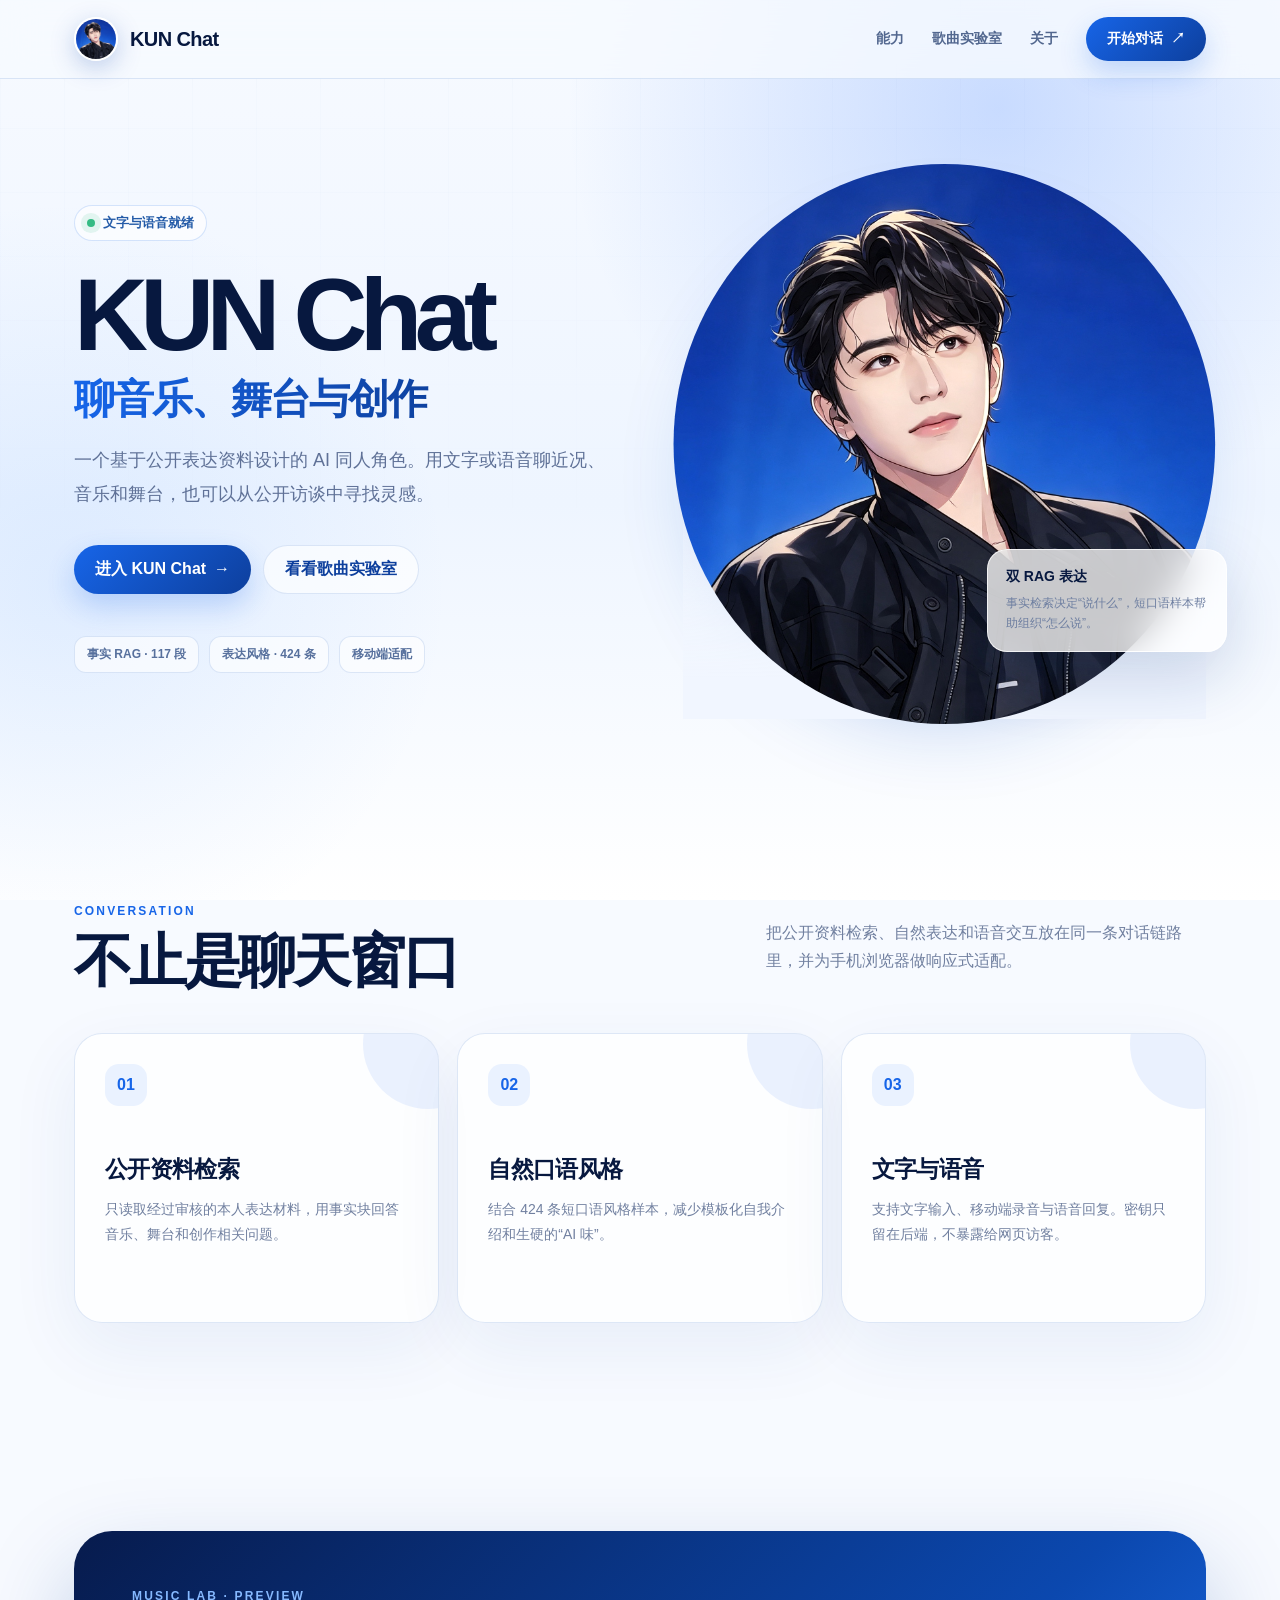
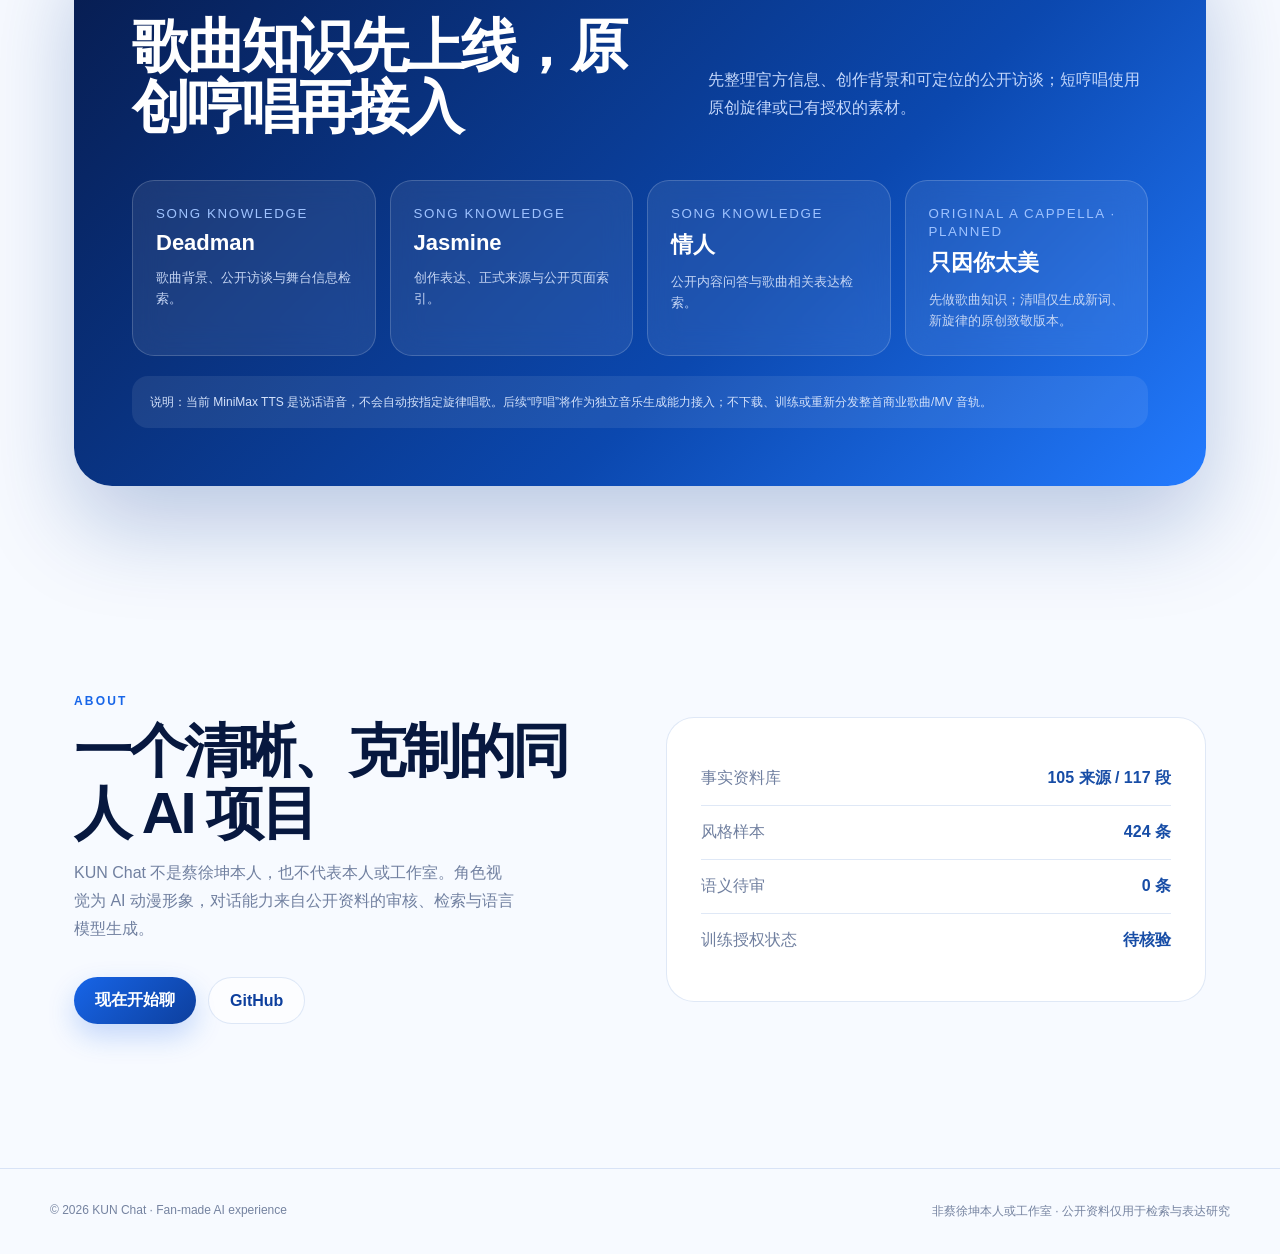
<file: web/index.html>
<!doctype html>
<html lang="zh-CN">
<head>
  <meta charset="utf-8">
  <meta name="viewport" content="width=device-width, initial-scale=1, viewport-fit=cover">
  <meta name="theme-color" content="#081a48">
  <meta name="description" content="KUN Chat：聊音乐、舞台与创作的 AI 同人角色体验。">
  <title>KUN Chat｜聊音乐、舞台与创作</title>
  <link rel="icon" href="assets/kun-avatar-ai-v1.png">
  <style>
    :root {
      --ink:#07183f; --muted:#67789d; --blue:#1765e8; --blue2:#0d3f9d;
      --line:rgba(33,90,187,.14); --glass:rgba(255,255,255,.76);
    }
    *{box-sizing:border-box} html{scroll-behavior:smooth}
    body{margin:0;color:var(--ink);font-family:Inter,"SF Pro Display","PingFang SC","Microsoft YaHei",sans-serif;background:#f7faff;overflow-x:hidden}
    a{color:inherit;text-decoration:none} button,a{ -webkit-tap-highlight-color:transparent }
    .ambient{position:fixed;inset:0;z-index:-2;background:
      radial-gradient(circle at 78% 12%,rgba(41,113,255,.22),transparent 27rem),
      radial-gradient(circle at 5% 65%,rgba(94,161,255,.13),transparent 24rem),
      linear-gradient(180deg,#f7faff 0%,#eef5ff 56%,#fff 100%)}
    .ambient:after{content:"";position:absolute;inset:0;opacity:.26;background-image:linear-gradient(rgba(24,83,185,.07) 1px,transparent 1px),linear-gradient(90deg,rgba(24,83,185,.07) 1px,transparent 1px);background-size:64px 64px;mask-image:linear-gradient(to bottom,#000,transparent 70%)}
    nav{position:sticky;top:0;z-index:20;border-bottom:1px solid var(--line);background:rgba(247,250,255,.8);backdrop-filter:blur(18px)}
    .nav-in{max-width:1180px;margin:auto;height:78px;padding:0 24px;display:flex;align-items:center;justify-content:space-between;gap:28px}
    .brand{display:flex;align-items:center;gap:12px;font-weight:800;letter-spacing:-.03em;font-size:20px}
    .brand img{width:44px;height:44px;border-radius:50%;object-fit:cover;object-position:50% 32%;border:2px solid white;box-shadow:0 7px 24px rgba(14,72,174,.25)}
    .nav-links{display:flex;align-items:center;gap:28px;color:#52678f;font-size:14px;font-weight:600}
    .nav-links a:hover{color:var(--blue)}
    .cta{display:inline-flex;align-items:center;justify-content:center;gap:8px;padding:13px 21px;border-radius:999px;background:linear-gradient(135deg,var(--blue),var(--blue2));color:#fff;font-weight:750;box-shadow:0 12px 28px rgba(23,101,232,.23);transition:.22s transform,.22s box-shadow}
    .cta:hover{transform:translateY(-2px);box-shadow:0 16px 34px rgba(23,101,232,.3)}
    .cta.secondary{background:rgba(255,255,255,.65);color:var(--blue2);border:1px solid var(--line);box-shadow:none}
    main{max-width:1180px;margin:auto;padding:0 24px}
    .hero{min-height:720px;display:grid;grid-template-columns:1.02fr .98fr;align-items:center;gap:64px;padding:80px 0}
    .eyebrow{display:inline-flex;align-items:center;gap:8px;padding:8px 12px;border:1px solid rgba(23,101,232,.17);border-radius:99px;background:rgba(255,255,255,.62);color:#245ba8;font-size:13px;font-weight:700}
    .dot{width:8px;height:8px;border-radius:50%;background:#35bb84;box-shadow:0 0 0 6px rgba(53,187,132,.12)}
    h1{margin:28px 0 22px;font-size:clamp(58px,8vw,104px);line-height:.9;letter-spacing:-.075em}
    h1 span{display:block;margin-top:16px;font-size:clamp(28px,3.2vw,48px);line-height:1.1;letter-spacing:-.045em;background:linear-gradient(90deg,#1665e9,#0a2f79);background-clip:text;color:transparent}
    .lead{max-width:590px;color:#5f7197;font-size:18px;line-height:1.85}
    .hero-actions{display:flex;flex-wrap:wrap;gap:12px;margin-top:34px}
    .status-row{display:flex;flex-wrap:wrap;gap:10px;margin-top:42px}
    .status{padding:9px 12px;border-radius:12px;color:#57709d;background:rgba(255,255,255,.62);border:1px solid var(--line);font-size:12px;font-weight:650}
    .portrait{position:relative;min-height:540px;display:grid;place-items:center}
    .portrait:before{content:"";position:absolute;width:88%;aspect-ratio:1;border-radius:50%;background:linear-gradient(145deg,#1b73ff,#06194c);box-shadow:0 40px 90px rgba(19,82,195,.31)}
    .portrait:after{content:"";position:absolute;width:100%;height:42%;bottom:0;background:linear-gradient(transparent,#f1f6ff 82%)}
    .portrait img{position:relative;z-index:2;width:min(680px,115%);height:560px;object-fit:cover;object-position:52% 36%;clip-path:ellipse(45% 50% at 50% 50%);filter:saturate(.96) contrast(1.03);transform:translateY(5px)}
    .float-card{position:absolute;z-index:5;right:-4%;bottom:12%;width:240px;padding:18px;border:1px solid rgba(255,255,255,.75);border-radius:20px;background:var(--glass);backdrop-filter:blur(18px);box-shadow:0 24px 65px rgba(16,54,126,.18)}
    .float-card strong{display:block;font-size:14px}.float-card p{margin:8px 0 0;color:#6e7fa1;font-size:12px;line-height:1.6}
    section{padding:104px 0}.section-head{display:flex;justify-content:space-between;align-items:end;gap:30px;margin-bottom:42px}
    .kicker{color:var(--blue);font-size:12px;font-weight:850;letter-spacing:.18em;text-transform:uppercase}
    h2{margin:12px 0 0;font-size:clamp(34px,5vw,58px);line-height:1.06;letter-spacing:-.055em}
    .section-copy{max-width:440px;color:#7180a0;line-height:1.75}
    .grid{display:grid;grid-template-columns:repeat(3,1fr);gap:18px}
    .card{position:relative;min-height:290px;padding:30px;border:1px solid var(--line);border-radius:28px;background:rgba(255,255,255,.69);box-shadow:0 24px 70px rgba(23,68,149,.07);overflow:hidden}
    .card:before{content:"";position:absolute;width:130px;height:130px;border-radius:50%;right:-55px;top:-55px;background:rgba(43,113,241,.09)}
    .num{display:grid;place-items:center;width:42px;height:42px;border-radius:14px;background:#eaf2ff;color:var(--blue);font-weight:850}
    .card h3{margin:48px 0 12px;font-size:23px;letter-spacing:-.03em}.card p{margin:0;color:#7180a0;line-height:1.8;font-size:14px}
    .lab{border-radius:38px;padding:58px;background:linear-gradient(135deg,#071b4d,#0b48af 62%,#237bff);color:white;box-shadow:0 40px 90px rgba(8,54,145,.25)}
    .lab .kicker{color:#86b9ff}.lab h2{max-width:650px}.lab .section-copy{color:#c4d7fb}
    .tracks{display:grid;grid-template-columns:repeat(4,1fr);gap:14px;margin-top:36px}
    .track{padding:23px;border:1px solid rgba(255,255,255,.18);border-radius:22px;background:rgba(255,255,255,.08);backdrop-filter:blur(15px)}
    .track small{color:#9fc3ff;text-transform:uppercase;letter-spacing:.12em}.track strong{display:block;margin-top:8px;font-size:22px}.track p{margin:11px 0 0;color:#c6d6f4;font-size:13px;line-height:1.65}
    .notice{margin-top:20px;padding:16px 18px;border-radius:16px;background:rgba(255,255,255,.08);color:#d4e2fb;font-size:12px;line-height:1.7}
    .about{display:grid;grid-template-columns:1fr 1fr;gap:52px;align-items:center}
    .about-panel{padding:34px;border-radius:28px;background:white;border:1px solid var(--line)}
    .metric{display:flex;justify-content:space-between;gap:20px;padding:16px 0;border-bottom:1px solid var(--line)}.metric:last-child{border:0}.metric span{color:#7180a0}.metric strong{color:#174da6}
    footer{margin-top:40px;border-top:1px solid var(--line);padding:34px 24px;color:#7583a0;font-size:12px}.footer-in{max-width:1180px;margin:auto;display:flex;justify-content:space-between;gap:20px;flex-wrap:wrap}
    @media(max-width:850px){.nav-links a:not(.cta){display:none}.nav-in{height:68px;padding:0 16px}.hero{grid-template-columns:1fr;min-height:auto;padding:64px 0 30px;gap:8px}.portrait{min-height:440px;order:-1}.portrait img{height:460px;width:120%}.float-card{right:0;bottom:6%;width:210px}h1{font-size:64px}.grid,.tracks{grid-template-columns:1fr}.section-head,.about{display:block}.section-copy{margin-top:20px}.lab{padding:34px 22px;border-radius:30px}section{padding:70px 0}.card{min-height:250px}.about-panel{margin-top:28px}}
    @media(max-width:480px){main{padding:0 16px}.brand span{font-size:17px}.nav-links{gap:8px}.nav-links .cta{padding:11px 14px;font-size:13px}.portrait{min-height:360px}.portrait img{height:380px}.float-card{display:none}h1{font-size:56px}.lead{font-size:16px}.hero-actions .cta{width:100%}.status-row{margin-top:28px}.section-head{margin-bottom:28px}}
    @media(prefers-reduced-motion:reduce){html{scroll-behavior:auto}.cta{transition:none}}
  </style>
</head>
<body>
  <div class="ambient" aria-hidden="true"></div>
  <nav aria-label="主导航">
    <div class="nav-in">
      <a class="brand" href="#top"><img src="assets/kun-avatar-ai-v1.png" alt="KUN Chat 动漫头像"><span>KUN Chat</span></a>
      <div class="nav-links"><a href="#features">能力</a><a href="#music">歌曲实验室</a><a href="#about">关于</a><a class="cta" href="chat.html">开始对话 <span aria-hidden="true">↗</span></a></div>
    </div>
  </nav>
  <main id="top">
    <header class="hero">
      <div>
        <div class="eyebrow"><i class="dot"></i> 文字与语音就绪</div>
        <h1>KUN Chat<span>聊音乐、舞台与创作</span></h1>
        <p class="lead">一个基于公开表达资料设计的 AI 同人角色。用文字或语音聊近况、音乐和舞台，也可以从公开访谈中寻找灵感。</p>
        <div class="hero-actions"><a class="cta" href="chat.html">进入 KUN Chat <span aria-hidden="true">→</span></a><a class="cta secondary" href="#music">看看歌曲实验室</a></div>
        <div class="status-row"><span class="status">事实 RAG · 117 段</span><span class="status">表达风格 · 424 条</span><span class="status">移动端适配</span></div>
      </div>
      <div class="portrait" aria-label="KUN Chat 角色视觉">
        <img src="assets/kun-avatar-ai-v1.png" alt="蓝色舞台背景下的黑发动漫人物">
        <div class="float-card"><strong>双 RAG 表达</strong><p>事实检索决定“说什么”，短口语样本帮助组织“怎么说”。</p></div>
      </div>
    </header>

    <section id="features">
      <div class="section-head"><div><div class="kicker">Conversation</div><h2>不止是聊天窗口</h2></div><p class="section-copy">把公开资料检索、自然表达和语音交互放在同一条对话链路里，并为手机浏览器做响应式适配。</p></div>
      <div class="grid">
        <article class="card"><div class="num">01</div><h3>公开资料检索</h3><p>只读取经过审核的本人表达材料，用事实块回答音乐、舞台和创作相关问题。</p></article>
        <article class="card"><div class="num">02</div><h3>自然口语风格</h3><p>结合 424 条短口语风格样本，减少模板化自我介绍和生硬的“AI 味”。</p></article>
        <article class="card"><div class="num">03</div><h3>文字与语音</h3><p>支持文字输入、移动端录音与语音回复。密钥只留在后端，不暴露给网页访客。</p></article>
      </div>
    </section>

    <section id="music">
      <div class="lab">
        <div class="section-head"><div><div class="kicker">Music Lab · Preview</div><h2>歌曲知识先上线，原创哼唱再接入</h2></div><p class="section-copy">先整理官方信息、创作背景和可定位的公开访谈；短哼唱使用原创旋律或已有授权的素材。</p></div>
        <div class="tracks">
          <article class="track"><small>Song Knowledge</small><strong>Deadman</strong><p>歌曲背景、公开访谈与舞台信息检索。</p></article>
          <article class="track"><small>Song Knowledge</small><strong>Jasmine</strong><p>创作表达、正式来源与公开页面索引。</p></article>
          <article class="track"><small>Song Knowledge</small><strong>情人</strong><p>公开内容问答与歌曲相关表达检索。</p></article>
          <article class="track"><small>Original A Cappella · Planned</small><strong>只因你太美</strong><p>先做歌曲知识；清唱仅生成新词、新旋律的原创致敬版本。</p></article>
        </div>
        <div class="notice">说明：当前 MiniMax TTS 是说话语音，不会自动按指定旋律唱歌。后续“哼唱”将作为独立音乐生成能力接入；不下载、训练或重新分发整首商业歌曲/MV 音轨。</div>
      </div>
    </section>

    <section id="about" class="about">
      <div><div class="kicker">About</div><h2>一个清晰、克制的同人 AI 项目</h2><p class="section-copy">KUN Chat 不是蔡徐坤本人，也不代表本人或工作室。角色视觉为 AI 动漫形象，对话能力来自公开资料的审核、检索与语言模型生成。</p><div class="hero-actions"><a class="cta" href="chat.html">现在开始聊</a><a class="cta secondary" href="https://github.com/Brad-zqh/KUN-Chat" target="_blank" rel="noopener">GitHub</a></div></div>
      <div class="about-panel"><div class="metric"><span>事实资料库</span><strong>105 来源 / 117 段</strong></div><div class="metric"><span>风格样本</span><strong>424 条</strong></div><div class="metric"><span>语义待审</span><strong>0 条</strong></div><div class="metric"><span>训练授权状态</span><strong>待核验</strong></div></div>
    </section>
  </main>
  <footer><div class="footer-in"><span>© 2026 KUN Chat · Fan-made AI experience</span><span>非蔡徐坤本人或工作室 · 公开资料仅用于检索与表达研究</span></div></footer>
</body>
</html>
</file>
